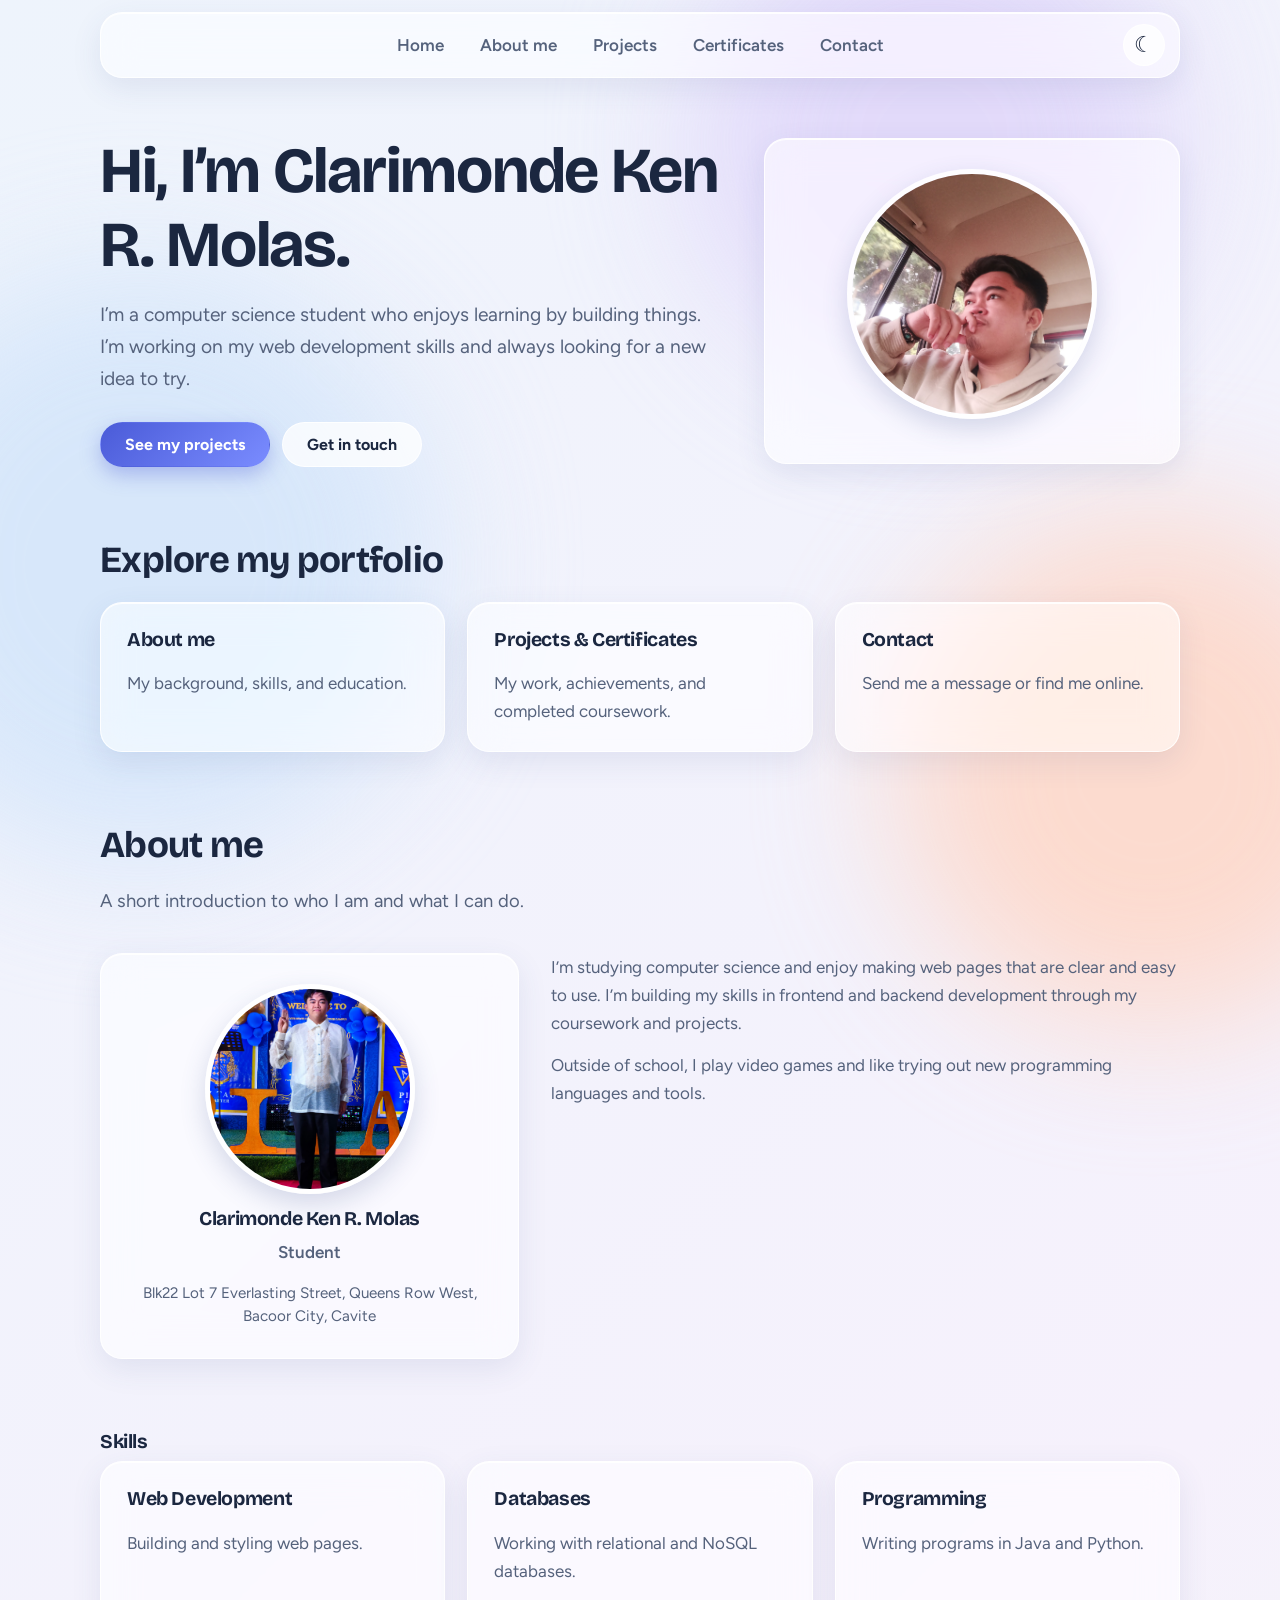
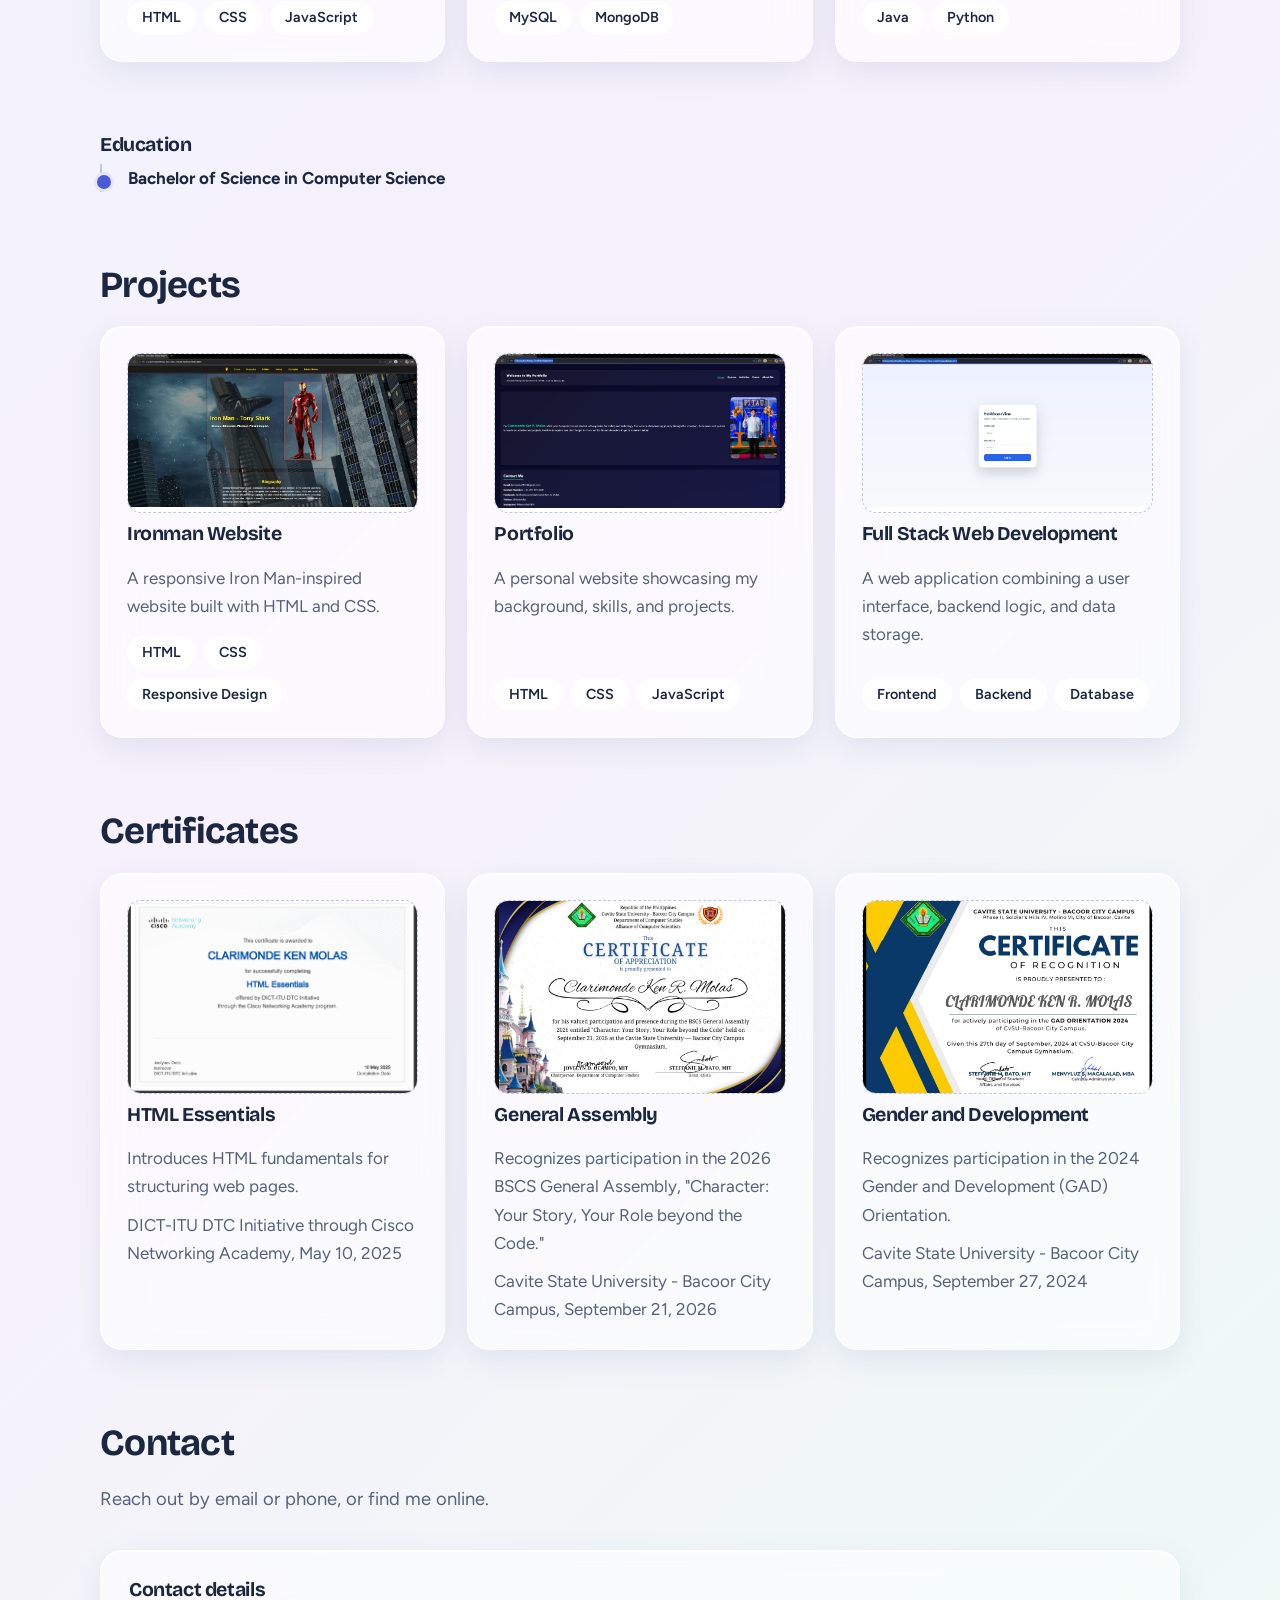
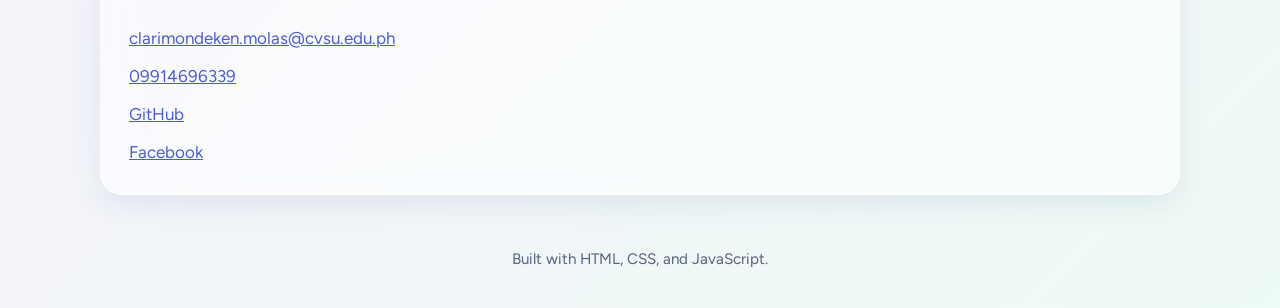
<file: index.html>
<!DOCTYPE html>
<html lang="en">
  <head>
    <meta charset="UTF-8" />
    <meta name="viewport" content="width=device-width, initial-scale=1" />
    <title>Clarimonde Ken R. Molas | Portfolio</title>
    <meta name="description" content="Portfolio of Clarimonde Ken R. Molas, a computer science student." />
    <meta name="author" content="Clarimonde Ken R. Molas" />
    <meta property="og:type" content="website" />
    <meta property="og:title" content="Clarimonde Ken R. Molas | Portfolio" />
    <meta property="og:description" content="Portfolio of Clarimonde Ken R. Molas, a computer science student." />
    <link rel="preconnect" href="https://fonts.googleapis.com" />
    <link rel="preconnect" href="https://fonts.gstatic.com" crossorigin />
    <link
      rel="stylesheet"
      href="https://fonts.googleapis.com/css2?family=Bricolage+Grotesque:wght@600;700&amp;family=Figtree:wght@400;600;700&amp;display=swap"
    />
    <link rel="stylesheet" href="styles.css" />
    <script src="scripts.js" defer></script>
  </head>

  <body>
    <a class="skip" href="#main">Skip to content</a>

    <!-- -------------------- Navigation -------------------- -->
    <header class="nav glass">
      <nav aria-label="Main">
        <ul>
          <li><a class="link" href="#home">Home</a></li>
          <li><a class="link" href="#about">About me</a></li>
          <li><a class="link" href="#projects">Projects</a></li>
          <li><a class="link" href="#certificates">Certificates</a></li>
          <li><a class="link" href="#contact">Contact</a></li>
        </ul>
      </nav>
      <button class="theme-toggle" id="theme-toggle" type="button" aria-label="Switch to dark mode" aria-pressed="false">☾</button>
    </header>

    <main id="main">
      <div class="wrap">
        <!-- -------------------- Home -------------------- -->
        <section class="hero" id="home">
          <div>
            <h1>Hi, I&rsquo;m Clarimonde Ken R. Molas.</h1>
            <p class="lead">I’m a computer science student who enjoys learning by building things. I’m working on my web development skills and always looking for a new idea to try.</p>
            <div class="actions">
              <a class="btn primary" href="#projects">See my projects</a>
              <a class="btn" href="#contact">Get in touch</a>
            </div>
          </div>

          <div class="profile glass">
            <img src="img/homepageimg.jpg" alt="Clarimonde Ken R. Molas" width="170" height="170" />
          </div>
        </section>

        <!-- -------------------- Portfolio Overview -------------------- -->
        <section class="section">
          <h2>Explore my portfolio</h2>
          <div class="grid">
            <a class="card glass" href="#about">
              <h3>About me</h3>
              <p>My background, skills, and education.</p>
            </a>
            <a class="card glass" href="#projects">
              <h3>Projects &amp; Certificates</h3>
              <p>My work, achievements, and completed coursework.</p>
            </a>
            <a class="card glass" href="#contact">
              <h3>Contact</h3>
              <p>Send me a message or find me online.</p>
            </a>
          </div>
        </section>

        <!-- -------------------- About -------------------- -->
        <section class="section" id="about" aria-labelledby="about-title">
          <div class="pagehead">
            <h2 id="about-title">About me</h2>
            <p>A short introduction to who I am and what I can do.</p>
          </div>

          <div class="split">
            <div class="profile glass">
              <img src="img/aboutmeimg.jpg" alt="Clarimonde Ken R. Molas" width="210" height="210" />
              <h3>Clarimonde Ken R. Molas</h3>
              <p>Student</p>
              <address>Blk22 Lot 7 Everlasting Street, Queens Row West, Bacoor City, Cavite</address>
            </div>

            <div class="text">
              <p>I’m studying computer science and enjoy making web pages that are clear and easy to use. I’m building my skills in frontend and backend development through my coursework and projects.</p>
              <p>Outside of school, I play video games and like trying out new programming languages and tools.</p>
            </div>
          </div>

          <section class="section" aria-labelledby="skills-title">
            <h3 id="skills-title">Skills</h3>
            <div class="grid">
              <div class="card glass">
                <h3>Web Development</h3>
                <p>Building and styling web pages.</p>
                <div class="chips">
                  <span class="chip">HTML</span>
                  <span class="chip">CSS</span>
                  <span class="chip">JavaScript</span>
                </div>
              </div>
              <div class="card glass">
                <h3>Databases</h3>
                <p>Working with relational and NoSQL databases.</p>
                <div class="chips">
                  <span class="chip">MySQL</span>
                  <span class="chip">MongoDB</span>
                </div>
              </div>
              <div class="card glass">
                <h3>Programming</h3>
                <p>Writing programs in Java and Python.</p>
                <div class="chips">
                  <span class="chip">Java</span>
                  <span class="chip">Python</span>
                </div>
              </div>
            </div>
          </section>

          <section class="section" aria-labelledby="education-title">
            <h3 id="education-title">Education</h3>
            <div class="timeline">
              <article>
                <h4>Bachelor of Science in Computer Science</h4>
              </article>
            </div>
          </section>
        </section>

        <!-- -------------------- Projects -------------------- -->
        <section class="section" id="projects" aria-labelledby="projects-title">
          <h2 id="projects-title">Projects</h2>
          <div class="grid">
            <article class="item card glass" data-type="project">
              <figure class="proof">
                <img class="proof-image" src="img/projectironmanwebsite.png" alt="Ironman Website" hidden />
                <figcaption class="proof-placeholder">Project preview unavailable.</figcaption>
              </figure>
              <h3>Ironman Website</h3>
              <p>A responsive Iron Man-inspired website built with HTML and CSS.</p>
              <div class="chips">
                <span class="chip">HTML</span>
                <span class="chip">CSS</span>
                <span class="chip">Responsive Design</span>
              </div>
            </article>
            <article class="item card glass" data-type="project">
              <figure class="proof">
                <img class="proof-image" src="img/projectportfolio.png" alt="Portfolio" hidden />
                <figcaption class="proof-placeholder">Project preview unavailable.</figcaption>
              </figure>
              <h3>Portfolio</h3>
              <p>A personal website showcasing my background, skills, and projects.</p>
              <div class="chips">
                <span class="chip">HTML</span>
                <span class="chip">CSS</span>
                <span class="chip">JavaScript</span>
              </div>
            </article>
            <article class="item card glass" data-type="project">
              <figure class="proof">
                <img class="proof-image" src="img/projectfullstack.png" alt="Full Stack Web Development" hidden />
                <figcaption class="proof-placeholder">Project preview unavailable.</figcaption>
              </figure>
              <h3>Full Stack Web Development</h3>
              <p>A web application combining a user interface, backend logic, and data storage.</p>
              <div class="chips">
                <span class="chip">Frontend</span>
                <span class="chip">Backend</span>
                <span class="chip">Database</span>
              </div>
            </article>
          </div>
        </section>

        <!-- -------------------- Certificates -------------------- -->
        <section class="section" id="certificates" aria-labelledby="certificates-title">
          <h2 id="certificates-title">Certificates</h2>
          <div class="grid">
            <article class="card glass">
              <figure class="proof certificate-proof">
                <img class="proof-image" src="img/certificatehtml.png" alt="HTML Essentials certificate" hidden />
                <figcaption class="proof-placeholder">Certificate preview unavailable.</figcaption>
              </figure>
              <h3>HTML Essentials</h3>
              <p>Introduces HTML fundamentals for structuring web pages.</p>
              <p>DICT-ITU DTC Initiative through Cisco Networking Academy, May 10, 2025</p>
            </article>
            <article class="card glass">
              <figure class="proof certificate-proof">
                <img class="proof-image" src="img/certificateassembly.png" alt="BSCS General Assembly certificate of appreciation" hidden />
                <figcaption class="proof-placeholder">Certificate preview unavailable.</figcaption>
              </figure>
              <h3>General Assembly</h3>
              <p>Recognizes participation in the 2026 BSCS General Assembly, "Character: Your Story, Your Role beyond the Code."</p>
              <p>Cavite State University - Bacoor City Campus, September 21, 2026</p>
            </article>
            <article class="card glass">
              <figure class="proof certificate-proof">
                <img class="proof-image" src="img/certificateGAD.png" alt="Gender and Development Orientation certificate of recognition" hidden />
                <figcaption class="proof-placeholder">Certificate preview unavailable.</figcaption>
              </figure>
              <h3>Gender and Development</h3>
              <p>Recognizes participation in the 2024 Gender and Development (GAD) Orientation.</p>
              <p>Cavite State University - Bacoor City Campus, September 27, 2024</p>
            </article>
          </div>
        </section>

        <!-- -------------------- Contact -------------------- -->
        <section class="section" id="contact" aria-labelledby="contact-title">
          <div class="pagehead">
            <h2 id="contact-title">Contact</h2>
            <p>Reach out by email or phone, or find me online.</p>
          </div>
          <div class="details glass">
            <h3>Contact details</h3>
            <ul>
              <li><a href="https://mail.google.com/mail/?view=cm&amp;fs=1&amp;to=clarimondeken.molas%40cvsu.edu.ph" target="_blank" rel="noopener noreferrer">clarimondeken.molas@cvsu.edu.ph</a></li>
              <li><a href="tel:+639914696339">09914696339</a></li>
              <li><a href="https://github.com/kenmolas2424-a11y" target="_blank" rel="noopener noreferrer">GitHub</a></li>
              <li><a href="https://www.facebook.com/clarimonde.ken.r.molas" target="_blank" rel="noopener noreferrer">Facebook</a></li>
            </ul>
          </div>
        </section>
      </div>
    </main>

    <dialog class="image-viewer" id="image-viewer" aria-label="Enlarged project or certificate image">
      <button class="image-viewer-close" type="button" aria-label="Close enlarged image">Close</button>
      <img class="image-viewer-image" id="image-viewer-image" alt="" />
    </dialog>

    <footer>
      <div class="wrap">Built with HTML, CSS, and JavaScript.</div>
    </footer>
  </body>
</html>
</file>
<file: styles.css>
/* ----------------- Theme Colors ----------------- */
:root {
  --ink: #1b2740;
  --muted: #55627c;
  --blue: #4a5bd8;
  --blue2: #7a8cff;
  --mint: #bfeee0;
  --peach: #ffd3c0;
  --sky: #cfe3fa;
  --lilac: #ddd2fa;
  --glass: rgba(255, 255, 255, 0.58);
  --glass-fallback: rgba(255, 255, 255, 0.92);
  --glass-highlight: rgba(255, 255, 255, 0.9);
  --surface: rgba(255, 255, 255, 0.75);
  --interactive-surface: rgba(255, 255, 255, 0.85);
  --edge: rgba(255, 255, 255, 0.85);
  --page-background: linear-gradient(135deg, #eef4fc 0%, #f6f1fc 55%, #eefaf5 100%);
  --glass-shadow: 0 10px 30px rgba(60, 80, 140, 0.1), inset 0 1px 0 var(--glass-highlight);
  --r: 22px;
}

:root[data-theme="dark"] {
  color-scheme: dark;
  --ink: #edf1ff;
  --muted: #b6c0d8;
  --blue: #aab6ff;
  --blue2: #7385f5;
  --mint: #28564e;
  --peach: #553b44;
  --sky: #293d5c;
  --lilac: #41395d;
  --glass: rgba(21, 28, 45, 0.78);
  --glass-fallback: #1b2438;
  --glass-highlight: rgba(255, 255, 255, 0.08);
  --surface: rgba(29, 38, 59, 0.9);
  --interactive-surface: rgba(255, 255, 255, 0.12);
  --edge: rgba(255, 255, 255, 0.14);
  --page-background: linear-gradient(135deg, #101827 0%, #1c1b2b 55%, #122321 100%);
  --glass-shadow: 0 10px 30px rgba(0, 0, 0, 0.25), inset 0 1px 0 var(--glass-highlight);
}

/* ----------------- Reset and Base ----------------- */
* {
  box-sizing: border-box;
  margin: 0;
}

html {
  scroll-behavior: smooth;
}

main section[id] {
  scroll-margin-top: 140px;
}

html::before,
body::before,
body::after {
  content: "";
  position: fixed;
  inset: auto;
  z-index: -1;
  border-radius: 50%;
  filter: blur(70px);
  opacity: 0.75;
  animation: drift 24s ease-in-out infinite alternate;
}

html::before {
  width: 38vw;
  height: 38vw;
  right: 8vw;
  top: -8vw;
  background: var(--lilac);
}

body::before {
  width: 46vw;
  height: 46vw;
  left: -12vw;
  top: 30vh;
  background: var(--sky);
}

body::after {
  width: 40vw;
  height: 40vw;
  right: -10vw;
  bottom: -10vw;
  background: var(--peach);
  animation-delay: -9s;
}

body {
  font: 17px/1.65 "Figtree", system-ui, -apple-system, "Segoe UI", sans-serif;
  color: var(--ink);
  background: var(--page-background);
  min-height: 100vh;
  display: flex;
  flex-direction: column;
  overflow-x: hidden;
}

/* ----------------- Background Effects ----------------- */
@keyframes drift {
  to {
    transform: translate(5vw, 4vh) scale(1.12);
  }
}

@keyframes rise {
  from {
    opacity: 0;
    transform: translateY(18px);
  }

  to {
    opacity: 1;
    transform: none;
  }
}

/* ----------------- Typography ----------------- */
h1,
h2,
h3 {
  font-family: "Bricolage Grotesque", "Segoe UI", sans-serif;
  line-height: 1.15;
  letter-spacing: -0.02em;
}

h1 {
  font-size: clamp(2.4rem, 5vw, 4.3rem);
}

h2 {
  font-size: clamp(1.7rem, 3vw, 2.3rem);
  margin-bottom: 20px;
}

h3 {
  font-size: 1.22rem;
  margin-bottom: 8px;
}

p {
  color: var(--muted);
}

img {
  max-width: 100%;
  display: block;
}

a {
  color: var(--blue);
}

/* ----------------- Layout and Accessibility ----------------- */
.wrap {
  width: min(1080px, 92%);
  margin: 0 auto;
}

.glass {
  background: var(--glass);
  -webkit-backdrop-filter: blur(18px) saturate(160%);
  backdrop-filter: blur(18px) saturate(160%);
  border: 1px solid var(--edge);
  border-radius: var(--r);
  box-shadow: var(--glass-shadow);
}

@supports not (backdrop-filter: blur(1px)) {
  .glass {
    background: var(--glass-fallback);
  }
}

:focus-visible {
  outline: 3px solid var(--blue);
  outline-offset: 3px;
}

.skip {
  position: absolute;
  left: -999px;
}

.skip:focus {
  left: 12px;
  top: 12px;
  z-index: 30;
  background: var(--surface);
  padding: 8px 14px;
  border-radius: 8px;
}

main {
  flex: 1;
  padding: 56px 0 24px;
}

/* ----------------- Navigation ----------------- */
.nav {
  position: sticky;
  top: 12px;
  z-index: 20;
  width: min(1080px, 92%);
  margin: 12px auto 0;
  padding: 10px 14px;
  display: grid;
  grid-template-columns: 1fr auto 1fr;
  align-items: center;
}

.nav nav {
  grid-column: 2;
}

.nav .theme-toggle {
  grid-column: 3;
  justify-self: end;
}

.nav ul {
  display: flex;
  flex-wrap: wrap;
  gap: 4px;
  list-style: none;
  padding: 0;
}

.nav a.link {
  display: block;
  padding: 8px 16px;
  border-radius: 999px;
  color: var(--muted);
  text-decoration: none;
  font-weight: 600;
  transition: background 0.2s ease;
}

.nav a.link:hover,
.nav a.link[aria-current] {
  background: var(--interactive-surface);
  color: var(--ink);
}

/* ----------------- Buttons ----------------- */
.btn {
  display: inline-block;
  padding: 12px 24px;
  border-radius: 999px;
  font: 700 1rem "Figtree", sans-serif;
  text-decoration: none;
  cursor: pointer;
  color: var(--ink);
  background: var(--surface);
  border: 1px solid var(--edge);
  transition: transform 0.2s ease, box-shadow 0.2s ease;
}

.btn:hover {
  transform: translateY(-2px);
  box-shadow: 0 8px 18px rgba(60, 80, 140, 0.15);
}

.btn.primary {
  color: #fff;
  border-color: transparent;
  background: linear-gradient(135deg, var(--blue), var(--blue2));
  box-shadow: 0 8px 20px rgba(74, 91, 216, 0.35);
}

/* ----------------- Home and Profile ----------------- */
.hero {
  display: grid;
  grid-template-columns: 1.2fr 0.8fr;
  gap: 40px;
  align-items: center;
}

.hero > * {
  animation: rise 0.8s ease both;
}

.hero > :nth-child(2) {
  animation-delay: 0.18s;
}

.lead {
  max-width: 34em;
  margin: 18px 0 28px;
  font-size: 1.2rem;
}

.actions {
  display: flex;
  flex-wrap: wrap;
  gap: 12px;
}

.profile {
  padding: 30px;
  text-align: center;
}

.profile img {
  width: 210px;
  height: 210px;
  margin: 0 auto 14px;
  object-fit: cover;
  object-position: center 35%;
  border-radius: 50%;
  border: 5px solid var(--edge);
  box-shadow: 0 10px 26px rgba(60, 80, 140, 0.2);
}

.hero .profile img {
  width: 250px;
  height: 250px;
}

.profile h2 {
  margin: 0;
  font-size: 1.4rem;
}

.profile p {
  margin: 6px 0 16px;
  font-weight: 600;
}

.profile address {
  color: var(--muted);
  font-size: 0.95rem;
  font-style: normal;
  line-height: 1.5;
  overflow-wrap: anywhere;
}

/* ----------------- Skills and Cards ----------------- */
.chips {
  display: flex;
  flex-wrap: wrap;
  gap: 8px;
}

.chip {
  padding: 4px 14px;
  border-radius: 999px;
  background: var(--surface);
  border: 1px solid var(--edge);
  font-size: 0.9rem;
  font-weight: 600;
  color: var(--ink);
}

.section {
  margin-top: 72px;
}

.grid {
  display: grid;
  grid-template-columns: repeat(auto-fit, minmax(260px, 1fr));
  gap: 22px;
}

.card {
  display: flex;
  flex-direction: column;
  gap: 10px;
  padding: 26px;
}

/* ----------------- Project and Certificate Images ----------------- */
.proof {
  width: 100%;
  min-height: 160px;
  overflow: hidden;
  border: 1px dashed rgba(74, 91, 216, 0.35);
  border-radius: 14px;
  background: var(--surface);
}

.certificate-proof {
  min-height: 0;
  aspect-ratio: 3 / 2;
}

.certificate-proof .proof-image {
  height: 100%;
  max-height: none;
  object-fit: cover;
}

.proof-image {
  display: block;
  width: 100%;
  max-height: 320px;
  object-fit: contain;
  cursor: zoom-in;
}

.image-viewer {
  position: fixed;
  inset: 0;
  max-width: 94vw;
  max-height: 94vh;
  margin: auto;
  padding: 52px 14px 14px;
  overflow: auto;
  border: 1px solid var(--edge);
  border-radius: var(--r);
  background: var(--glass-fallback);
  color: var(--ink);
}

.image-viewer::backdrop {
  background: rgba(8, 12, 24, 0.82);
  backdrop-filter: blur(4px);
}

.image-viewer-image {
  display: block;
  width: auto;
  height: auto;
  max-width: calc(94vw - 28px);
  max-height: calc(94vh - 66px);
  object-fit: contain;
}

.image-viewer-close {
  position: absolute;
  top: 10px;
  right: 14px;
  padding: 6px 12px;
  border: 1px solid var(--edge);
  border-radius: 999px;
  background: var(--surface);
  color: var(--ink);
  font: inherit;
  cursor: pointer;
}

.proof-placeholder {
  min-height: 160px;
  padding: 20px;
  display: grid;
  place-content: center;
  text-align: center;
  color: var(--muted);
}

/* ----------------- Card Links and Page Headings ----------------- */
.card .chips {
  margin-top: auto;
  padding-top: 6px;
}

a.card {
  color: inherit;
  text-decoration: none;
  transition: transform 0.2s ease;
}

a.card:hover {
  transform: translateY(-4px);
}

.pagehead {
  margin-bottom: 36px;
  animation: rise 0.8s ease both;
}

.pagehead p {
  max-width: 36em;
  margin-top: 12px;
  font-size: 1.15rem;
}

/* ----------------- About and Education ----------------- */
.split {
  display: grid;
  grid-template-columns: 0.8fr 1.2fr;
  gap: 32px;
  align-items: start;
}

.contact-layout {
  grid-template-columns: 1.2fr 0.8fr;
}

.split .text p + p {
  margin-top: 14px;
}

.timeline {
  display: grid;
  gap: 24px;
  padding-left: 26px;
  border-left: 2px solid rgba(74, 91, 216, 0.3);
}

.timeline article {
  position: relative;
}

.timeline article::before {
  content: "";
  position: absolute;
  left: -34px;
  top: 8px;
  width: 14px;
  height: 14px;
  border-radius: 50%;
  background: var(--blue);
  border: 3px solid var(--edge);
}

/* ----------------- Utility ----------------- */
[hidden] {
  display: none !important;
}

/* ----------------- Contact Details ----------------- */
.details {
  display: grid;
  gap: 14px;
  align-content: start;
  padding: 28px;
}

.details li {
  list-style: none;
}

.details ul {
  display: grid;
  gap: 10px;
  padding: 0;
}

/* ----------------- Footer and Theme Toggle ----------------- */
footer {
  padding: 28px 0 36px;
  text-align: center;
  color: var(--muted);
  font-size: 0.95rem;
}

.theme-toggle {
  flex: 0 0 auto;
  width: 42px;
  height: 42px;
  display: grid;
  place-items: center;
  padding: 0;
  border: 1px solid var(--edge);
  border-radius: 999px;
  background: var(--surface);
  color: var(--ink);
  font: 1.35rem/1 "Figtree", sans-serif;
  cursor: pointer;
}

.theme-toggle:hover {
  background: var(--interactive-surface);
}

/* ----------------- Responsive Layout ----------------- */
@media (max-width: 1024px) {
  .hero,
  .split {
    grid-template-columns: 1fr;
  }

  .profile {
    max-width: 420px;
    margin: 0 auto;
  }
}

@media (max-width: 760px) {
  .nav {
    display: flex;
    flex-direction: column;
    gap: 12px;
    padding: 12px 14px;
  }

  .nav ul {
    justify-content: center;
  }

  .actions {
    flex-direction: column;
  }

  .btn {
    width: 100%;
    text-align: center;
  }
}

@media (max-width: 520px) {
  body {
    font-size: 15px;
  }

  .wrap {
    width: min(90%, 100%);
  }

  .nav a.link {
    padding: 8px 12px;
  }

  .profile img {
    width: 160px;
    height: 160px;
  }

  .hero .profile img {
    width: 190px;
    height: 190px;
  }

  .card,
  .details {
    padding: 20px;
  }
}

/* ----------------- Reduced Motion ----------------- */
@media (prefers-reduced-motion: reduce) {
  *,
  *::before,
  *::after {
    animation: none !important;
    transition: none !important;
    scroll-behavior: auto !important;
  }
}
</file>
